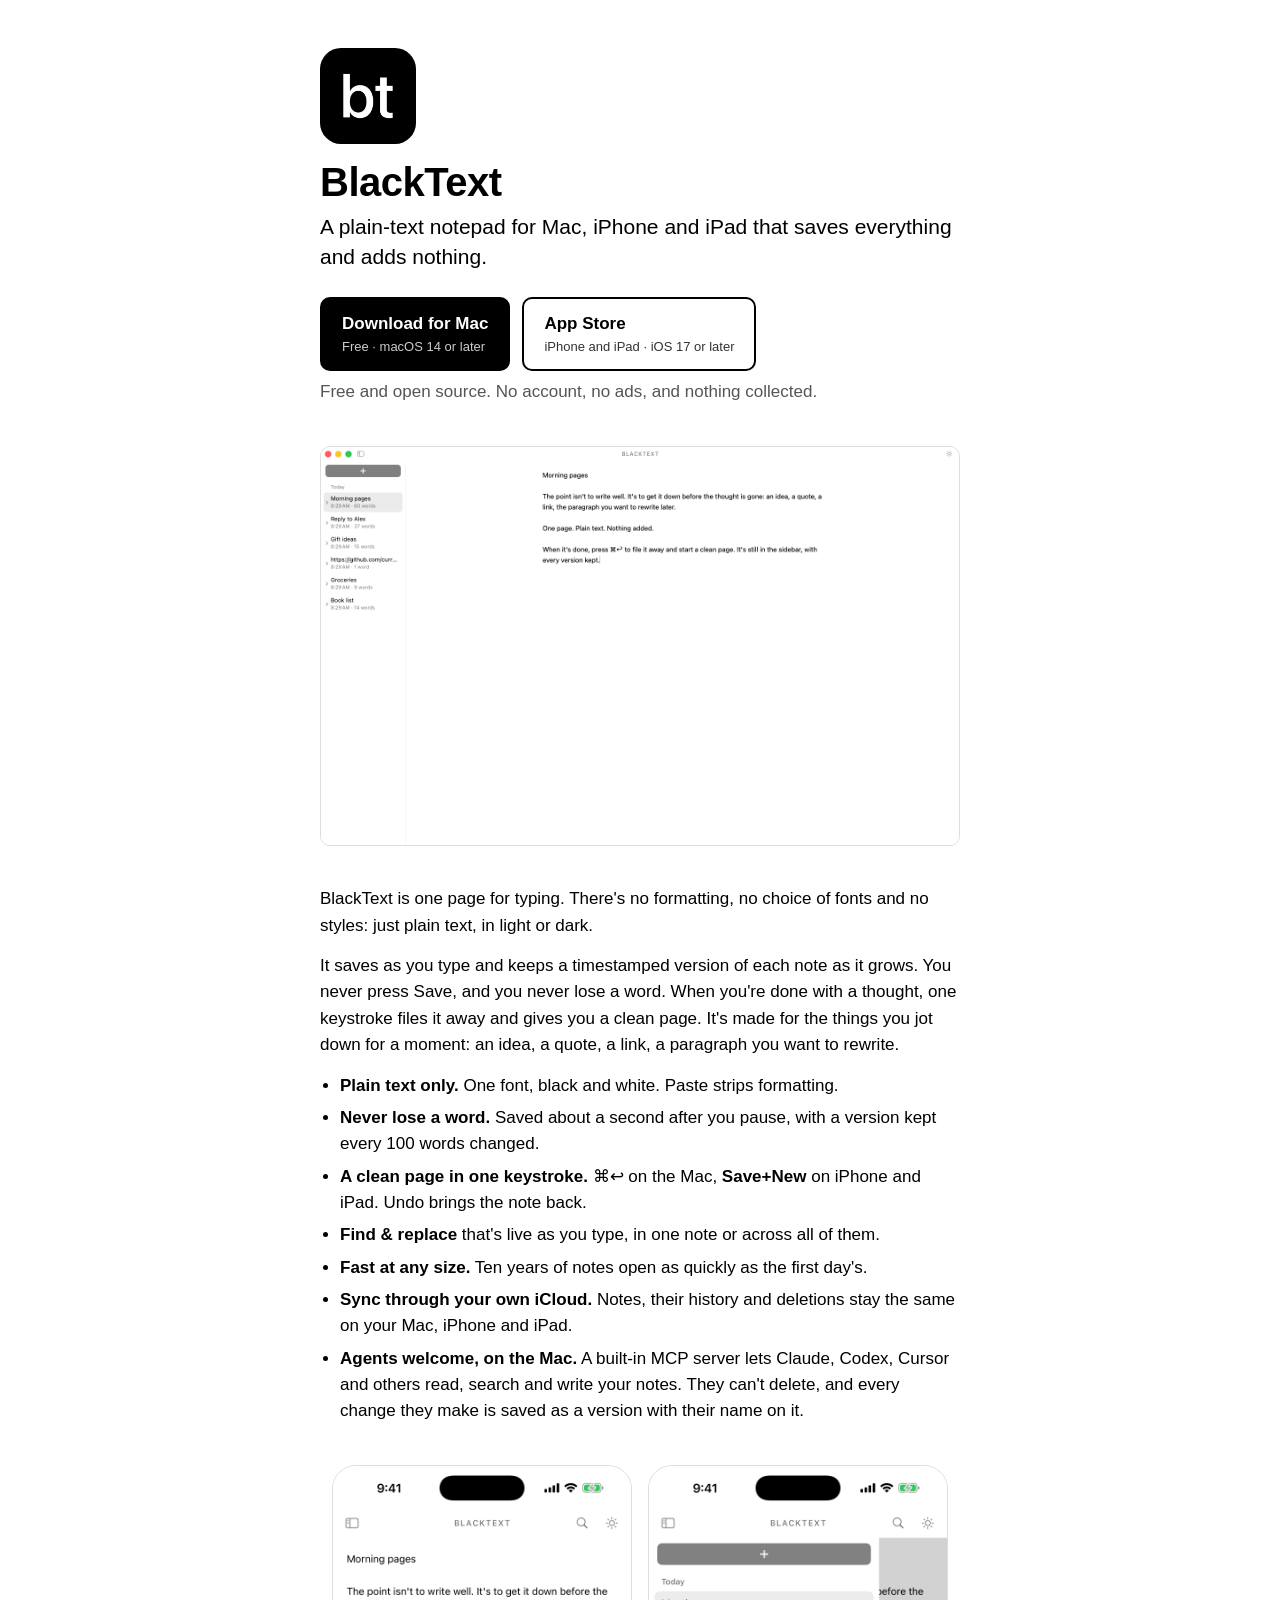
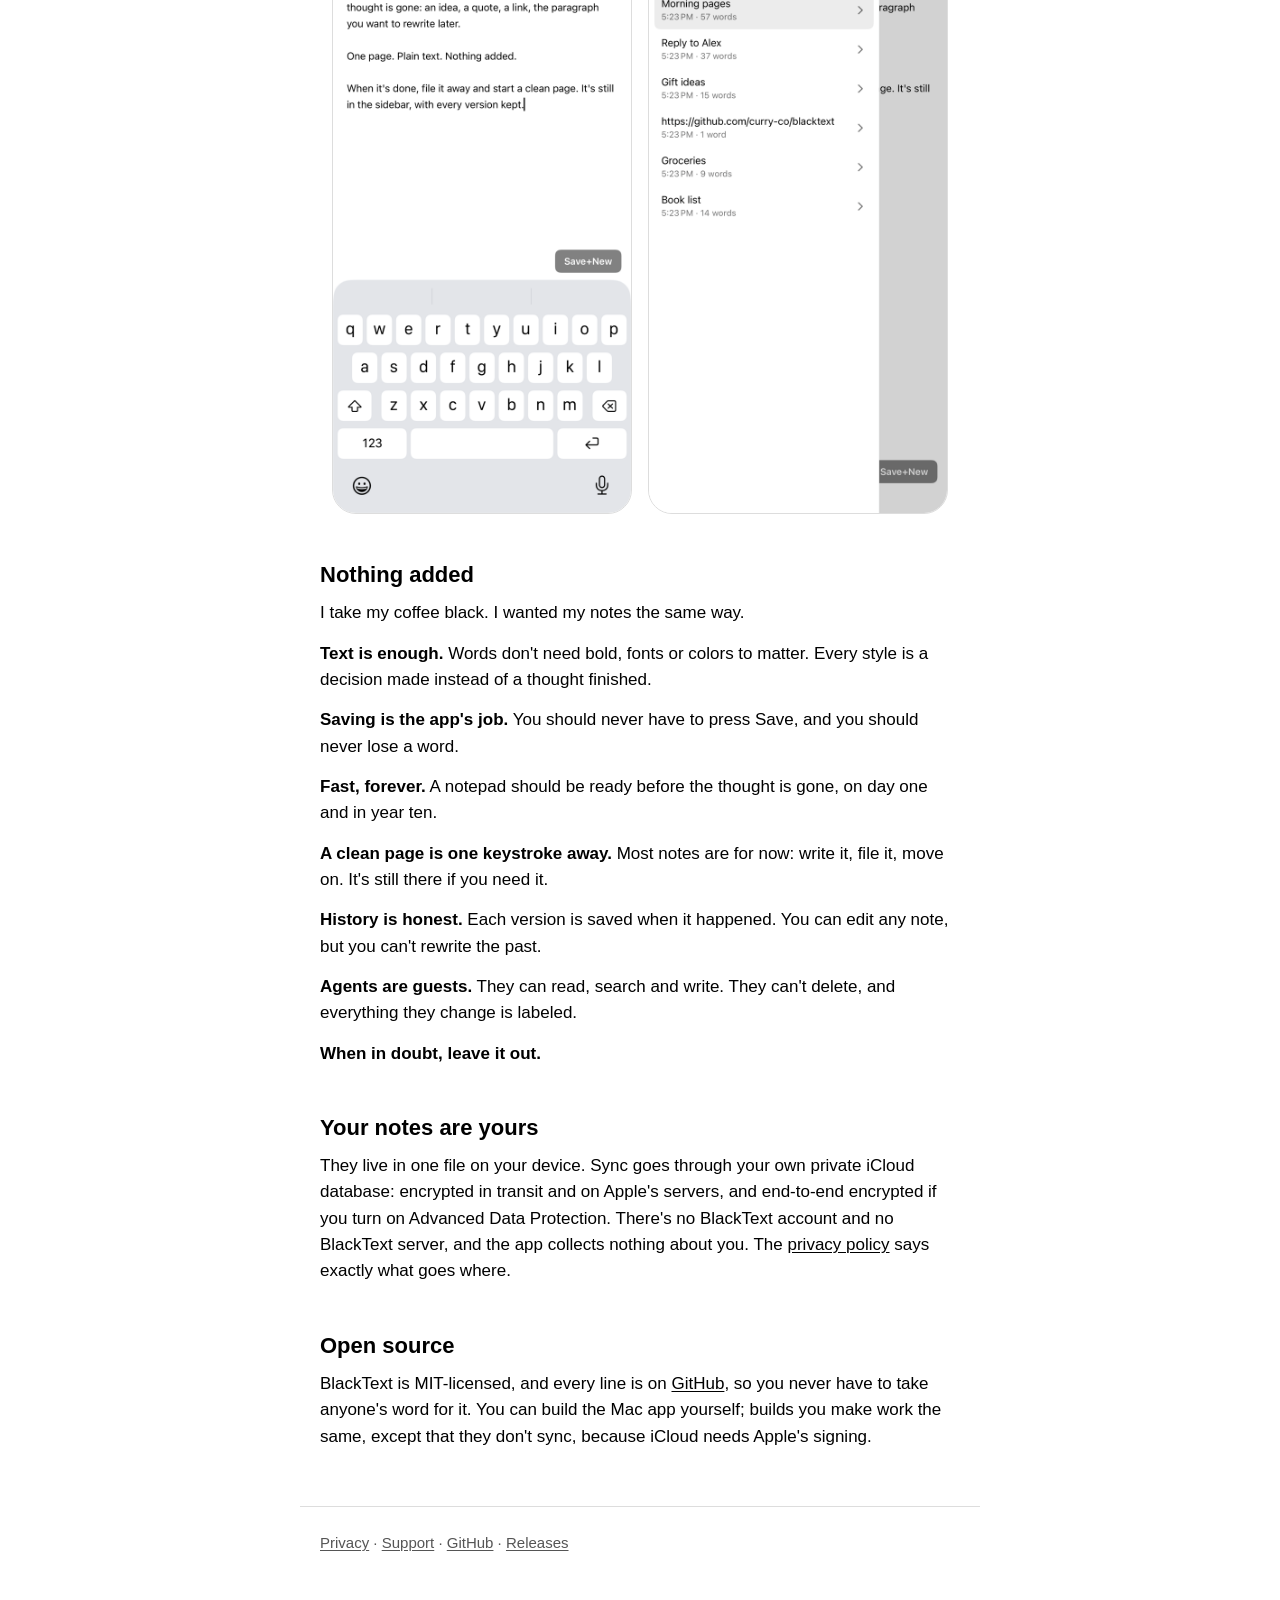
<file: site/index.html>
<!doctype html>
<html lang="en">
<head>
<meta charset="utf-8">
<meta name="viewport" content="width=device-width, initial-scale=1">
<title>BlackText: a plain-text notepad for Mac, iPhone and iPad</title>
<meta name="description" content="A plain-text notepad that saves everything and adds nothing. Free and open source, for Mac, iPhone and iPad.">
<meta property="og:title" content="BlackText">
<meta property="og:description" content="A plain-text notepad that saves everything and adds nothing.">
<meta property="og:image" content="https://curry-co.github.io/blacktext/images/social.png">
<meta name="apple-itunes-app" content="app-id=6831824350">
<link rel="icon" href="favicon.png">
<link rel="apple-touch-icon" href="images/icon-180.png">
<link rel="alternate" type="application/rss+xml" title="BlackText updates" href="appcast.xml">
<link rel="stylesheet" href="style.css">
</head>
<body>
<header>
  <img class="icon" src="images/icon-180.png" alt="">
  <h1>BlackText</h1>
  <p class="lede">A plain-text notepad for Mac, iPhone and iPad that saves everything and adds nothing.</p>
  <div class="buttons">
    <a class="button primary" href="https://github.com/curry-co/blacktext/releases/latest/download/BlackText.dmg">Download for Mac<small>Free · macOS 14 or later</small></a>
    <a class="button" href="https://apps.apple.com/app/id6831824350">App Store<small>iPhone and iPad · iOS 17 or later</small></a>
  </div>
  <p class="quiet">Free and open source. No account, no ads, and nothing collected.</p>
</header>

<main>
  <figure>
    <img class="light-only" src="images/mac-light.png" alt="BlackText on a Mac: a sidebar of notes beside one plain page of text." width="1440" height="900">
    <img class="dark-only" src="images/mac-dark.png" alt="BlackText on a Mac in dark mode." width="1440" height="900">
  </figure>

  <p>BlackText is one page for typing. There's no formatting, no choice of fonts and no styles: just plain text, in light or dark.</p>
  <p>It saves as you type and keeps a timestamped version of each note as it grows. You never press Save, and you never lose a word. When you're done with a thought, one keystroke files it away and gives you a clean page. It's made for the things you jot down for a moment: an idea, a quote, a link, a paragraph you want to rewrite.</p>

  <ul>
    <li><strong>Plain text only.</strong> One font, black and white. Paste strips formatting.</li>
    <li><strong>Never lose a word.</strong> Saved about a second after you pause, with a version kept every 100 words changed.</li>
    <li><strong>A clean page in one keystroke.</strong> ⌘↩ on the Mac, <strong>Save+New</strong> on iPhone and iPad. Undo brings the note back.</li>
    <li><strong>Find &amp; replace</strong> that's live as you type, in one note or across all of them.</li>
    <li><strong>Fast at any size.</strong> Ten years of notes open as quickly as the first day's.</li>
    <li><strong>Sync through your own iCloud.</strong> Notes, their history and deletions stay the same on your Mac, iPhone and iPad.</li>
    <li><strong>Agents welcome, on the Mac.</strong> A built-in MCP server lets Claude, Codex, Cursor and others read, search and write your notes. They can't delete, and every change they make is saved as a version with their name on it.</li>
  </ul>

  <figure class="phone light-only">
    <img src="images/iphone-light.png" alt="BlackText on iPhone: one plain page of text." width="660" height="1434">
    <img src="images/iphone-sidebar-light.png" alt="BlackText on iPhone: the list of notes." width="660" height="1434">
  </figure>
  <figure class="phone dark-only">
    <img src="images/iphone-dark.png" alt="BlackText on iPhone in dark mode: one plain page of text." width="660" height="1434">
    <img src="images/iphone-sidebar-dark.png" alt="BlackText on iPhone in dark mode: the list of notes." width="660" height="1434">
  </figure>

  <h2>Nothing added</h2>
  <p>I take my coffee black. I wanted my notes the same way.</p>
  <p><strong>Text is enough.</strong> Words don't need bold, fonts or colors to matter. Every style is a decision made instead of a thought finished.</p>
  <p><strong>Saving is the app's job.</strong> You should never have to press Save, and you should never lose a word.</p>
  <p><strong>Fast, forever.</strong> A notepad should be ready before the thought is gone, on day one and in year ten.</p>
  <p><strong>A clean page is one keystroke away.</strong> Most notes are for now: write it, file it, move on. It's still there if you need it.</p>
  <p><strong>History is honest.</strong> Each version is saved when it happened. You can edit any note, but you can't rewrite the past.</p>
  <p><strong>Agents are guests.</strong> They can read, search and write. They can't delete, and everything they change is labeled.</p>
  <p><strong>When in doubt, leave it out.</strong></p>

  <h2>Your notes are yours</h2>
  <p>They live in one file on your device. Sync goes through your own private iCloud database: encrypted in transit and on Apple's servers, and end-to-end encrypted if you turn on Advanced Data Protection. There's no BlackText account and no BlackText server, and the app collects nothing about you. The <a href="privacy/">privacy policy</a> says exactly what goes where.</p>

  <h2>Open source</h2>
  <p>BlackText is MIT-licensed, and every line is on <a href="https://github.com/curry-co/blacktext">GitHub</a>, so you never have to take anyone's word for it. You can build the Mac app yourself; builds you make work the same, except that they don't sync, because iCloud needs Apple's signing.</p>
</main>

<footer>
  <a href="privacy/">Privacy</a> · <a href="support/">Support</a> · <a href="https://github.com/curry-co/blacktext">GitHub</a> · <a href="https://github.com/curry-co/blacktext/releases">Releases</a>
</footer>
</body>
</html>
</file>
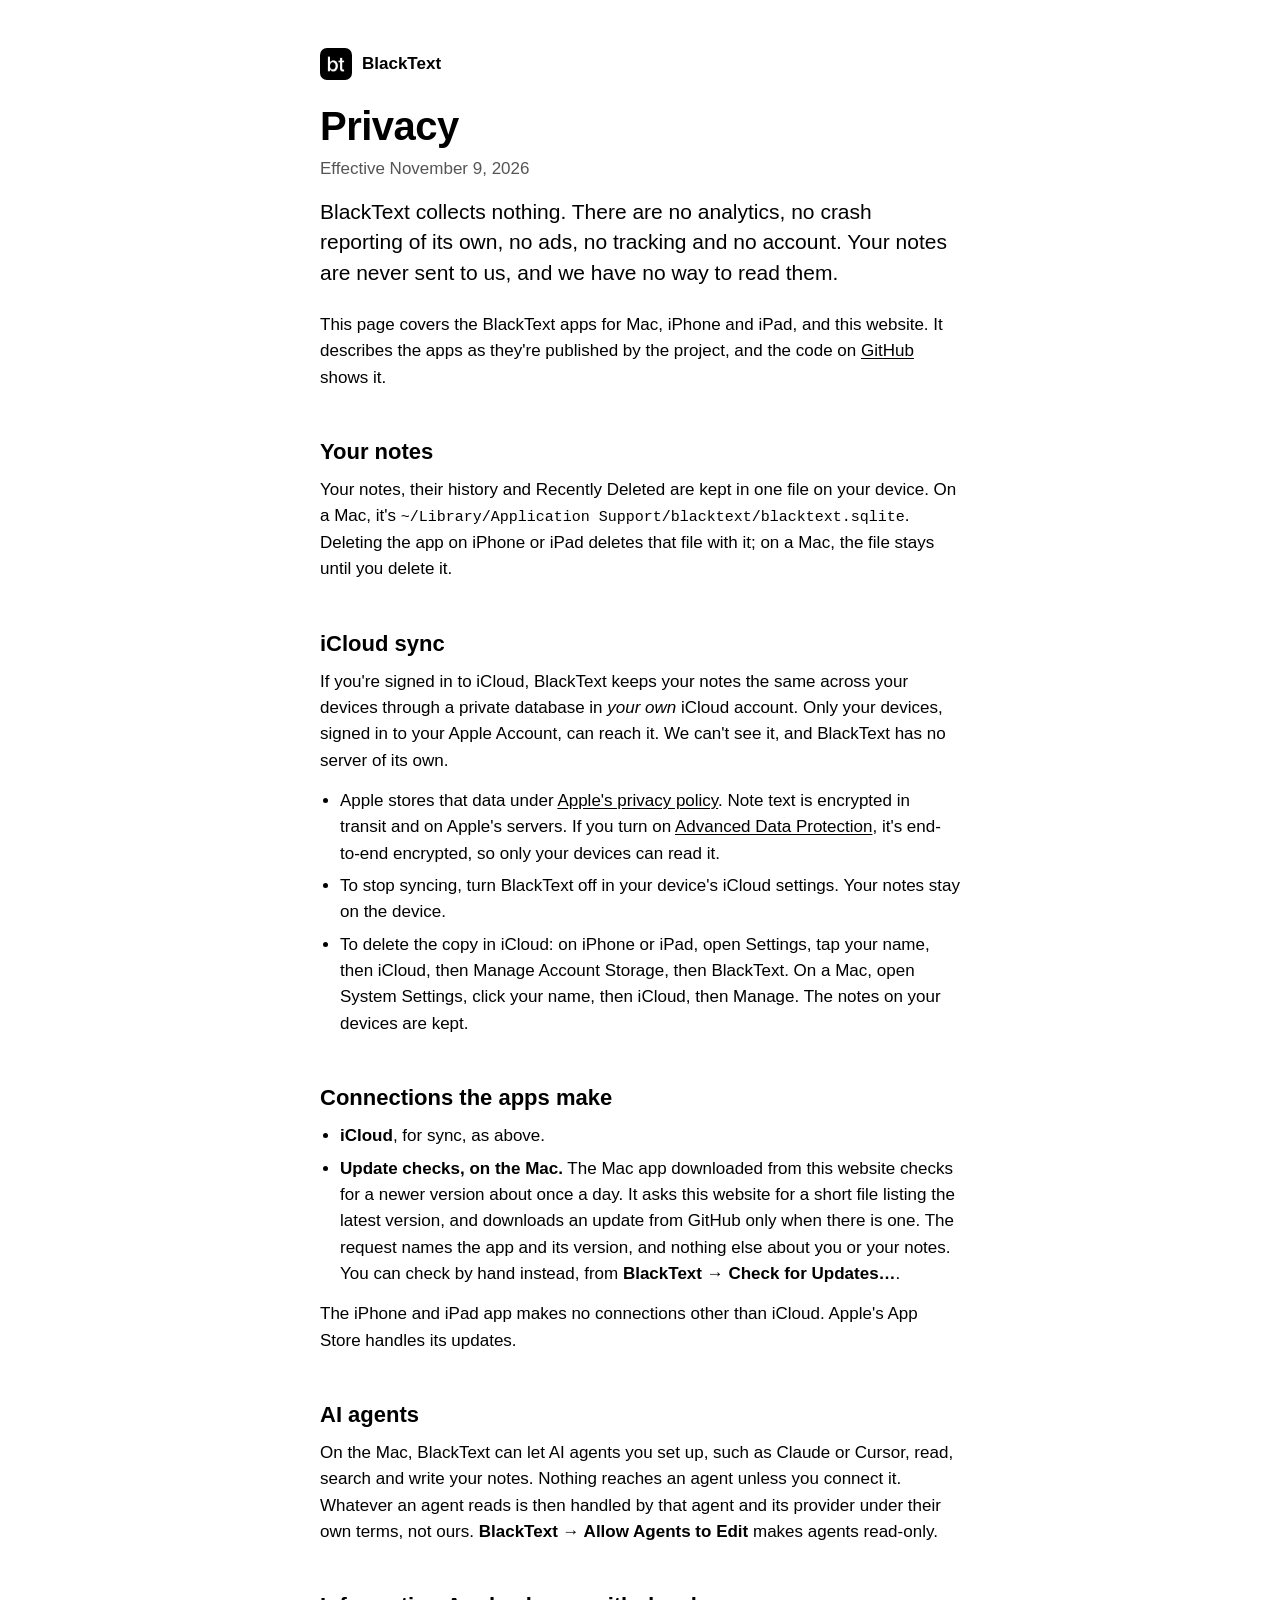
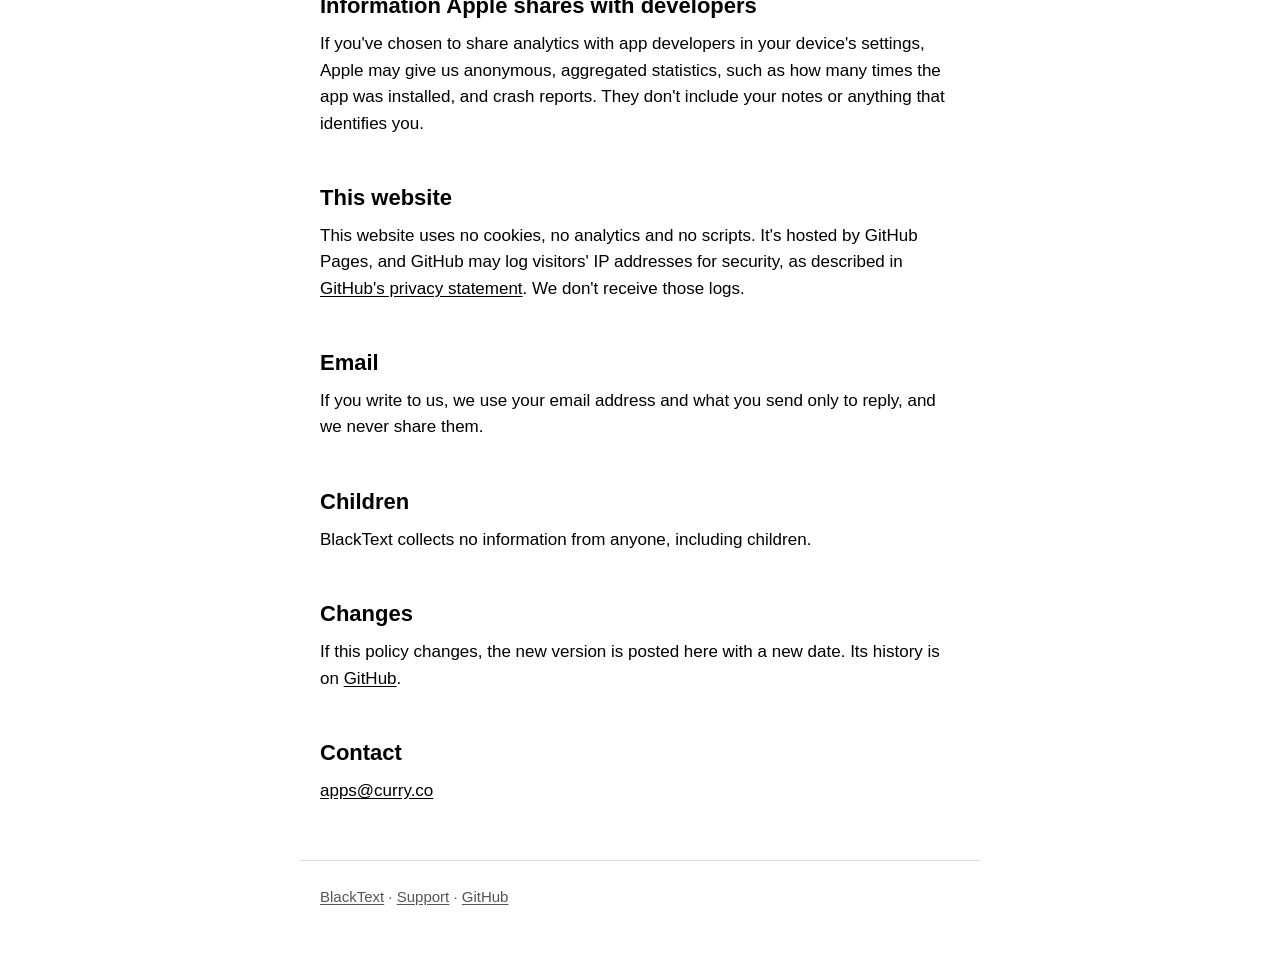
<file: site/privacy/index.html>
<!doctype html>
<html lang="en">
<head>
<meta charset="utf-8">
<meta name="viewport" content="width=device-width, initial-scale=1">
<title>Privacy · BlackText</title>
<meta name="description" content="BlackText collects nothing. What happens to your notes, and the few connections the apps make.">
<link rel="icon" href="../favicon.png">
<link rel="apple-touch-icon" href="../images/icon-180.png">
<link rel="stylesheet" href="../style.css">
</head>
<body>
<header>
  <a class="home" href="../"><img src="../images/icon-180.png" alt="">BlackText</a>
  <h1>Privacy</h1>
  <p class="quiet">Effective November 9, 2026</p>
</header>

<main>
  <p class="lede">BlackText collects nothing. There are no analytics, no crash reporting of its own, no ads, no tracking and no account. Your notes are never sent to us, and we have no way to read them.</p>
  <p>This page covers the BlackText apps for Mac, iPhone and iPad, and this website. It describes the apps as they're published by the project, and the code on <a href="https://github.com/curry-co/blacktext">GitHub</a> shows it.</p>

  <h2>Your notes</h2>
  <p>Your notes, their history and Recently Deleted are kept in one file on your device. On a Mac, it's <code>~/Library/Application&nbsp;Support/blacktext/blacktext.sqlite</code>. Deleting the app on iPhone or iPad deletes that file with it; on a Mac, the file stays until you delete it.</p>

  <h2>iCloud sync</h2>
  <p>If you're signed in to iCloud, BlackText keeps your notes the same across your devices through a private database in <em>your own</em> iCloud account. Only your devices, signed in to your Apple Account, can reach it. We can't see it, and BlackText has no server of its own.</p>
  <ul>
    <li>Apple stores that data under <a href="https://www.apple.com/legal/privacy/">Apple's privacy policy</a>. Note text is encrypted in transit and on Apple's servers. If you turn on <a href="https://support.apple.com/102651">Advanced Data Protection</a>, it's end-to-end encrypted, so only your devices can read it.</li>
    <li>To stop syncing, turn BlackText off in your device's iCloud settings. Your notes stay on the device.</li>
    <li>To delete the copy in iCloud: on iPhone or iPad, open Settings, tap your name, then iCloud, then Manage Account Storage, then BlackText. On a Mac, open System Settings, click your name, then iCloud, then Manage. The notes on your devices are kept.</li>
  </ul>

  <h2>Connections the apps make</h2>
  <ul>
    <li><strong>iCloud</strong>, for sync, as above.</li>
    <li><strong>Update checks, on the Mac.</strong> The Mac app downloaded from this website checks for a newer version about once a day. It asks this website for a short file listing the latest version, and downloads an update from GitHub only when there is one. The request names the app and its version, and nothing else about you or your notes. You can check by hand instead, from <strong>BlackText → Check for Updates…</strong>.</li>
  </ul>
  <p>The iPhone and iPad app makes no connections other than iCloud. Apple's App Store handles its updates.</p>

  <h2>AI agents</h2>
  <p>On the Mac, BlackText can let AI agents you set up, such as Claude or Cursor, read, search and write your notes. Nothing reaches an agent unless you connect it. Whatever an agent reads is then handled by that agent and its provider under their own terms, not ours. <strong>BlackText → Allow Agents to Edit</strong> makes agents read-only.</p>

  <h2>Information Apple shares with developers</h2>
  <p>If you've chosen to share analytics with app developers in your device's settings, Apple may give us anonymous, aggregated statistics, such as how many times the app was installed, and crash reports. They don't include your notes or anything that identifies you.</p>

  <h2>This website</h2>
  <p>This website uses no cookies, no analytics and no scripts. It's hosted by GitHub Pages, and GitHub may log visitors' IP addresses for security, as described in <a href="https://docs.github.com/site-policy/privacy-policies/github-general-privacy-statement">GitHub's privacy statement</a>. We don't receive those logs.</p>

  <h2>Email</h2>
  <p>If you write to us, we use your email address and what you send only to reply, and we never share them.</p>

  <h2>Children</h2>
  <p>BlackText collects no information from anyone, including children.</p>

  <h2>Changes</h2>
  <p>If this policy changes, the new version is posted here with a new date. Its history is on <a href="https://github.com/curry-co/blacktext/commits/main/site/privacy/index.html">GitHub</a>.</p>

  <h2>Contact</h2>
  <p><a href="mailto:apps@curry.co">apps@curry.co</a></p>
</main>

<footer>
  <a href="../">BlackText</a> · <a href="../support/">Support</a> · <a href="https://github.com/curry-co/blacktext">GitHub</a>
</footer>
</body>
</html>
</file>
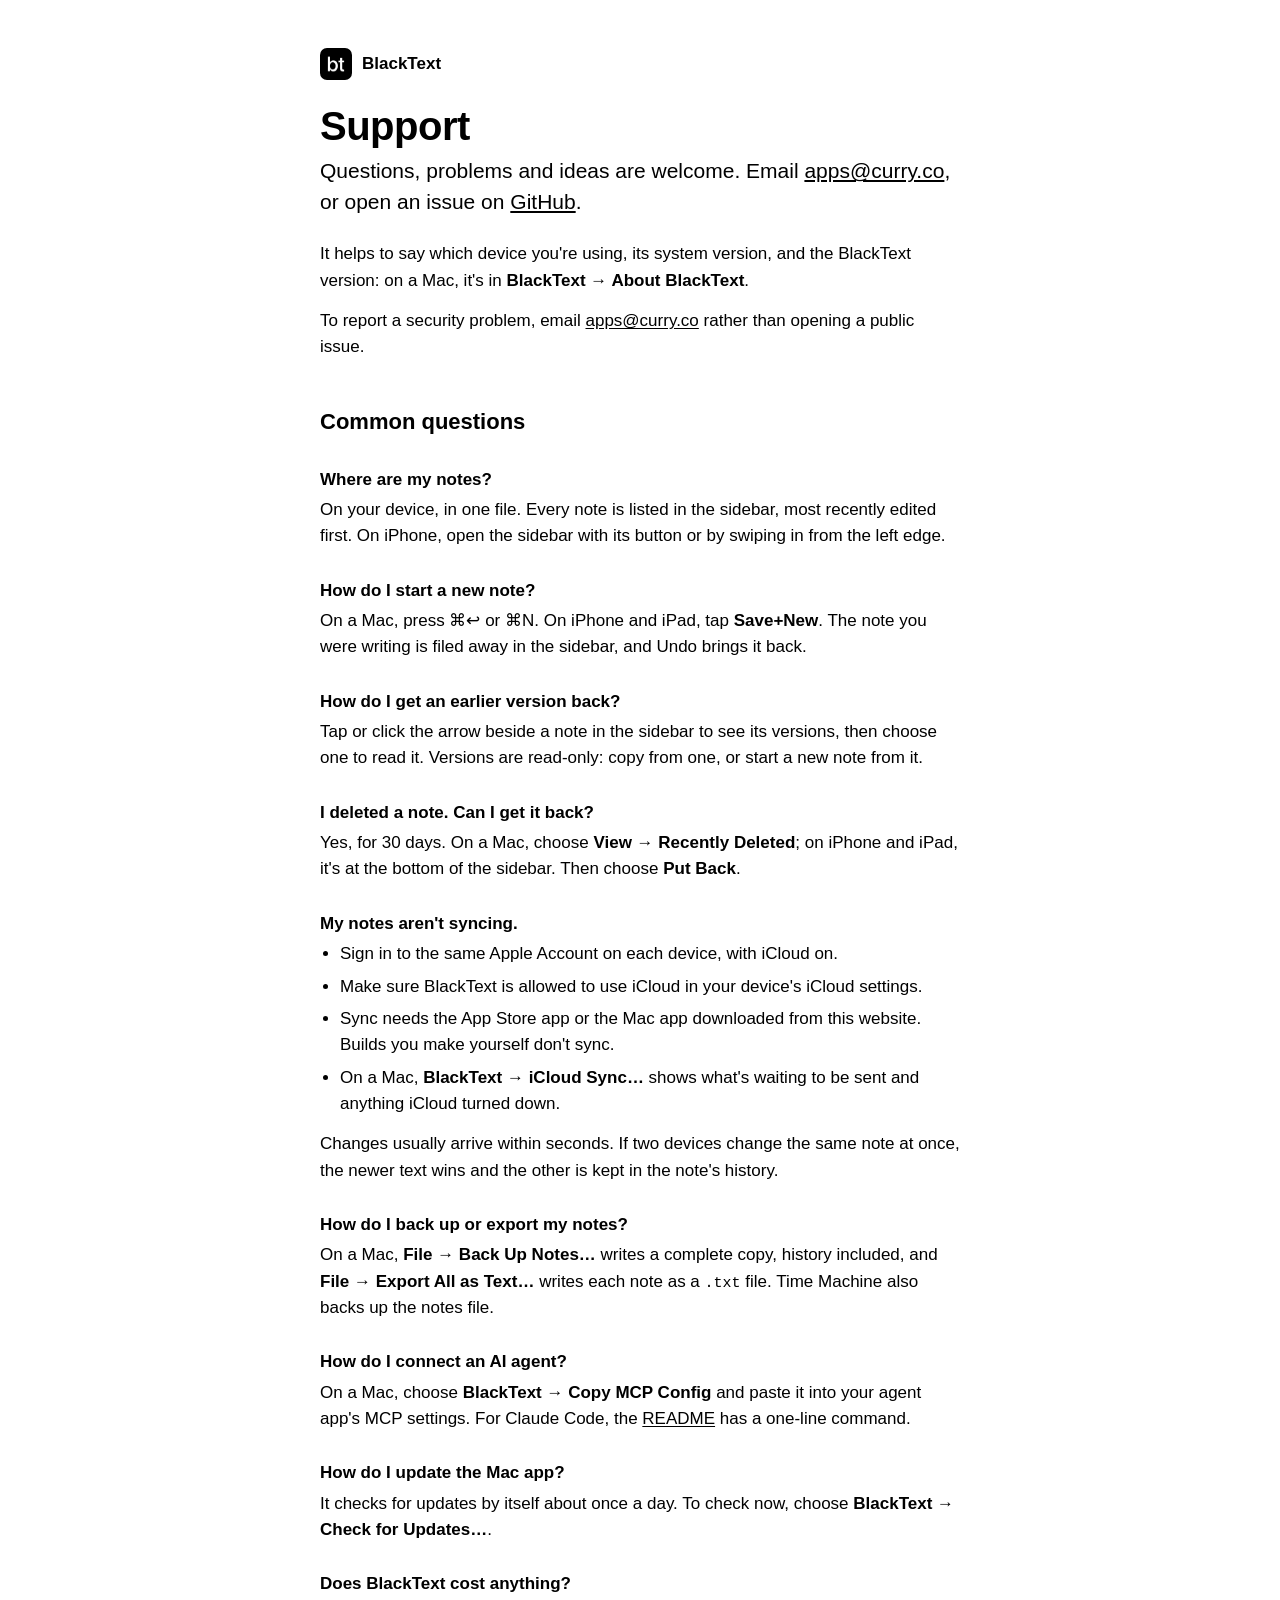
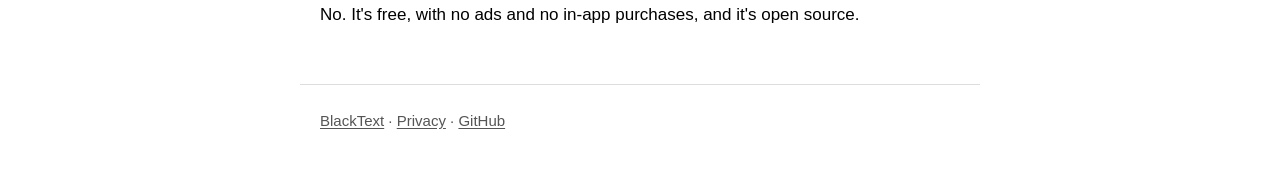
<file: site/support/index.html>
<!doctype html>
<html lang="en">
<head>
<meta charset="utf-8">
<meta name="viewport" content="width=device-width, initial-scale=1">
<title>Support · BlackText</title>
<meta name="description" content="Help with BlackText for Mac, iPhone and iPad, and how to reach us.">
<link rel="icon" href="../favicon.png">
<link rel="apple-touch-icon" href="../images/icon-180.png">
<link rel="stylesheet" href="../style.css">
</head>
<body>
<header>
  <a class="home" href="../"><img src="../images/icon-180.png" alt="">BlackText</a>
  <h1>Support</h1>
</header>

<main>
  <p class="lede">Questions, problems and ideas are welcome. Email <a href="mailto:apps@curry.co">apps@curry.co</a>, or open an issue on <a href="https://github.com/curry-co/blacktext/issues">GitHub</a>.</p>
  <p>It helps to say which device you're using, its system version, and the BlackText version: on a Mac, it's in <strong>BlackText → About BlackText</strong>.</p>
  <p>To report a security problem, email <a href="mailto:apps@curry.co">apps@curry.co</a> rather than opening a public issue.</p>

  <h2>Common questions</h2>

  <h3>Where are my notes?</h3>
  <p>On your device, in one file. Every note is listed in the sidebar, most recently edited first. On iPhone, open the sidebar with its button or by swiping in from the left edge.</p>

  <h3>How do I start a new note?</h3>
  <p>On a Mac, press ⌘↩ or ⌘N. On iPhone and iPad, tap <strong>Save+New</strong>. The note you were writing is filed away in the sidebar, and Undo brings it back.</p>

  <h3>How do I get an earlier version back?</h3>
  <p>Tap or click the arrow beside a note in the sidebar to see its versions, then choose one to read it. Versions are read-only: copy from one, or start a new note from it.</p>

  <h3>I deleted a note. Can I get it back?</h3>
  <p>Yes, for 30 days. On a Mac, choose <strong>View → Recently Deleted</strong>; on iPhone and iPad, it's at the bottom of the sidebar. Then choose <strong>Put Back</strong>.</p>

  <h3>My notes aren't syncing.</h3>
  <ul>
    <li>Sign in to the same Apple Account on each device, with iCloud on.</li>
    <li>Make sure BlackText is allowed to use iCloud in your device's iCloud settings.</li>
    <li>Sync needs the App Store app or the Mac app downloaded from this website. Builds you make yourself don't sync.</li>
    <li>On a Mac, <strong>BlackText → iCloud Sync…</strong> shows what's waiting to be sent and anything iCloud turned down.</li>
  </ul>
  <p>Changes usually arrive within seconds. If two devices change the same note at once, the newer text wins and the other is kept in the note's history.</p>

  <h3>How do I back up or export my notes?</h3>
  <p>On a Mac, <strong>File → Back Up Notes…</strong> writes a complete copy, history included, and <strong>File → Export All as Text…</strong> writes each note as a <code>.txt</code> file. Time Machine also backs up the notes file.</p>

  <h3>How do I connect an AI agent?</h3>
  <p>On a Mac, choose <strong>BlackText → Copy MCP Config</strong> and paste it into your agent app's MCP settings. For Claude Code, the <a href="https://github.com/curry-co/blacktext#agents">README</a> has a one-line command.</p>

  <h3>How do I update the Mac app?</h3>
  <p>It checks for updates by itself about once a day. To check now, choose <strong>BlackText → Check for Updates…</strong>.</p>

  <h3>Does BlackText cost anything?</h3>
  <p>No. It's free, with no ads and no in-app purchases, and it's open source.</p>
</main>

<footer>
  <a href="../">BlackText</a> · <a href="../privacy/">Privacy</a> · <a href="https://github.com/curry-co/blacktext">GitHub</a>
</footer>
</body>
</html>
</file>
<file: site/style.css>
/* BlackText's site: black and white, like the app. No web fonts, no scripts, no trackers. */
:root {
  --ink: #000;
  --paper: #fff;
  --quiet: #555;
  --rule: #ddd;
  color-scheme: light dark;
}
@media (prefers-color-scheme: dark) {
  :root {
    --ink: #fff;
    --paper: #000;
    --quiet: #aaa;
    --rule: #333;
  }
}
* { box-sizing: border-box; }
html { -webkit-text-size-adjust: 100%; }
body {
  margin: 0;
  background: var(--paper);
  color: var(--ink);
  font: 17px/1.55 -apple-system, BlinkMacSystemFont, "Helvetica Neue", Helvetica, Arial, sans-serif;
}
main, header, footer { max-width: 680px; margin: 0 auto; padding: 0 20px; }
header { padding-top: 48px; }
footer { padding-top: 24px; padding-bottom: 48px; color: var(--quiet); font-size: 15px; border-top: 1px solid var(--rule); margin-top: 56px; }
footer a { color: var(--quiet); }
a { color: var(--ink); text-underline-offset: 2px; }
h1 { font-size: 40px; line-height: 1.1; margin: 16px 0 8px; letter-spacing: -0.5px; }
h2 { font-size: 22px; margin: 44px 0 8px; }
h3 { font-size: 17px; margin: 28px 0 4px; }
p, ul { margin: 0 0 14px; }
ul { padding-left: 20px; }
li { margin-bottom: 6px; }
code { font: 15px/1.4 ui-monospace, SFMono-Regular, Menlo, monospace; }
.lede { font-size: 21px; line-height: 1.45; margin-bottom: 24px; }
.quiet { color: var(--quiet); }
.home { display: inline-flex; align-items: center; gap: 10px; text-decoration: none; font-weight: 600; }
.home img { width: 32px; height: 32px; border-radius: 7px; }
.icon { width: 96px; height: 96px; border-radius: 21px; display: block; }
.buttons { display: flex; flex-wrap: wrap; gap: 12px; margin: 24px 0 8px; }
.button {
  display: inline-block;
  padding: 12px 20px;
  border: 2px solid var(--ink);
  border-radius: 10px;
  text-decoration: none;
  font-weight: 600;
}
.button.primary { background: var(--ink); color: var(--paper); }
.button small { display: block; font-weight: 400; font-size: 13px; opacity: 0.8; }
figure { margin: 40px 0; }
figure img { width: 100%; height: auto; display: block; border-radius: 10px; border: 1px solid var(--rule); }
figure.phone { display: flex; gap: 16px; justify-content: center; }
figure.phone img { width: calc(50% - 8px); max-width: 300px; border-radius: 24px; }
figcaption { color: var(--quiet); font-size: 15px; margin-top: 8px; text-align: center; }
.light-only { display: block; }
.dark-only { display: none; }
figure.phone.dark-only { display: none; }
@media (prefers-color-scheme: dark) {
  .light-only { display: none; }
  .dark-only { display: block; }
  figure.phone.light-only { display: none; }
  figure.phone.dark-only { display: flex; }
  /* The icon is black, so on a black page it needs an edge. */
  .icon, .home img { box-shadow: 0 0 0 1px var(--rule); }
}
</file>
